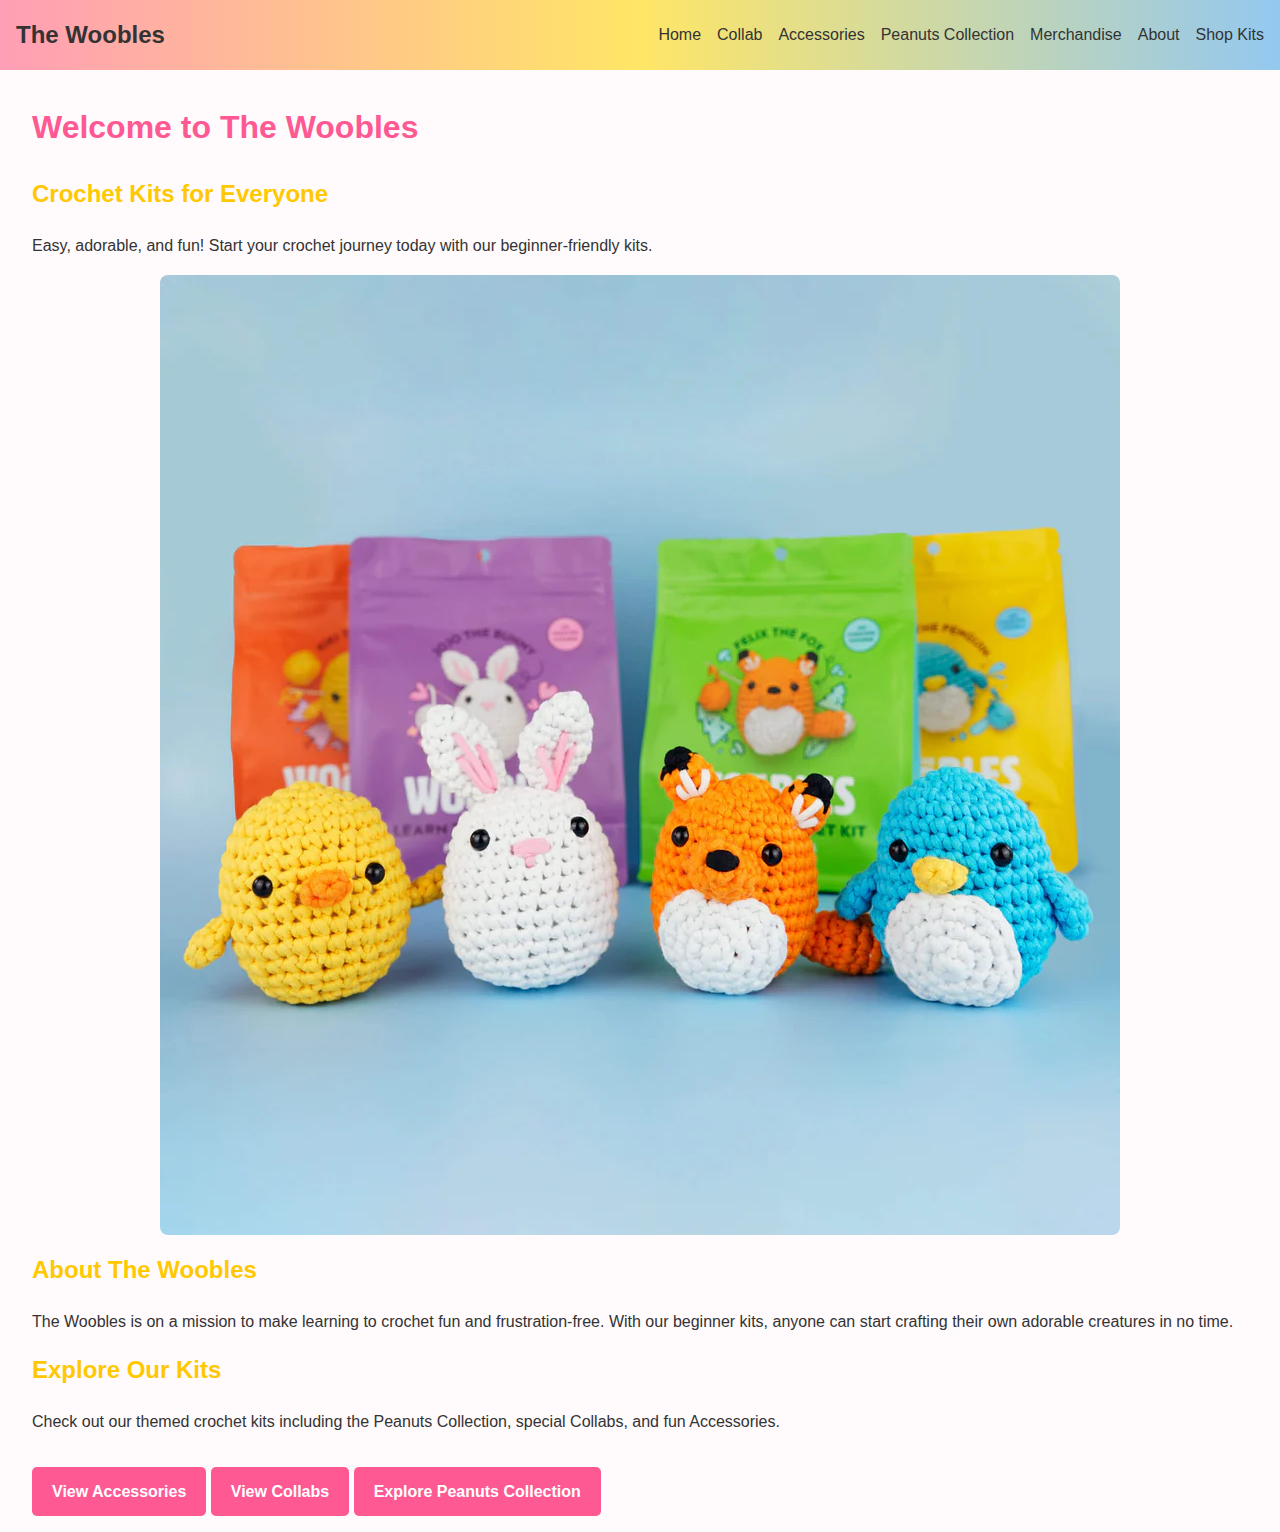
<file: index.html>
<!DOCTYPE html>
<html lang="en">
<head>
  <meta charset="UTF-8" />
  <meta name="viewport" content="width=device-width, initial-scale=1.0" />
  <meta name="description" content="The Woobles crochet kits for beginners. Discover fun kits including Peanuts, accessories, and collabs." />
  <title>Home | The Woobles</title>
  <link rel="stylesheet" href="style.css" />
  <!-- Google tag (gtag.js) -->
<script async src="https://www.googletagmanager.com/gtag/js?id=G-94SJKZVNWB"></script>
<script>
  window.dataLayer = window.dataLayer || [];
  function gtag(){dataLayer.push(arguments);}
  gtag('js', new Date());

  gtag('config', 'G-94SJKZVNWB');
</script>
</head>
<body>
  <header>
    <nav class="navbar">
      <div class="brand">The Woobles</div>
      <div class="nav-links">
        <a href="index.html">Home</a>
        <a href="collab.html">Collab</a>
        <a href="accessories.html">Accessories</a>
        <a href="peanuts.html">Peanuts Collection</a>
        <a href="merchandise.html">Merchandise</a>
      
        <a href="#about">About</a>
        <a href="#kits">Shop Kits</a>
      </div>
    </nav>
  </header>

  <main>
    <h1>Welcome to The Woobles</h1>
    <h2>Crochet Kits for Everyone</h2>
    <p>Easy, adorable, and fun! Start your crochet journey today with our beginner-friendly kits.</p>
    <img src="images/woobles-home.png" alt="The Woobles crochet kits main display" class="responsive-img">

    <section id="about">
      <h2>About The Woobles</h2>
      <p>The Woobles is on a mission to make learning to crochet fun and frustration-free. With our beginner kits, anyone can start crafting their own adorable creatures in no time.</p>
    </section>

   
    <section id="kits">
      <h2>Explore Our Kits</h2>
      <p>Check out our themed crochet kits including the Peanuts Collection, special Collabs, and fun Accessories.</p>
      <a href="accessories.html" class="button">View Accessories</a>
      <a href="collab.html" class="button">View Collabs</a>
      <a href="peanuts.html" class="button">Explore Peanuts Collection</a>
    </section>
  </main>


</body>
</html>
</file>
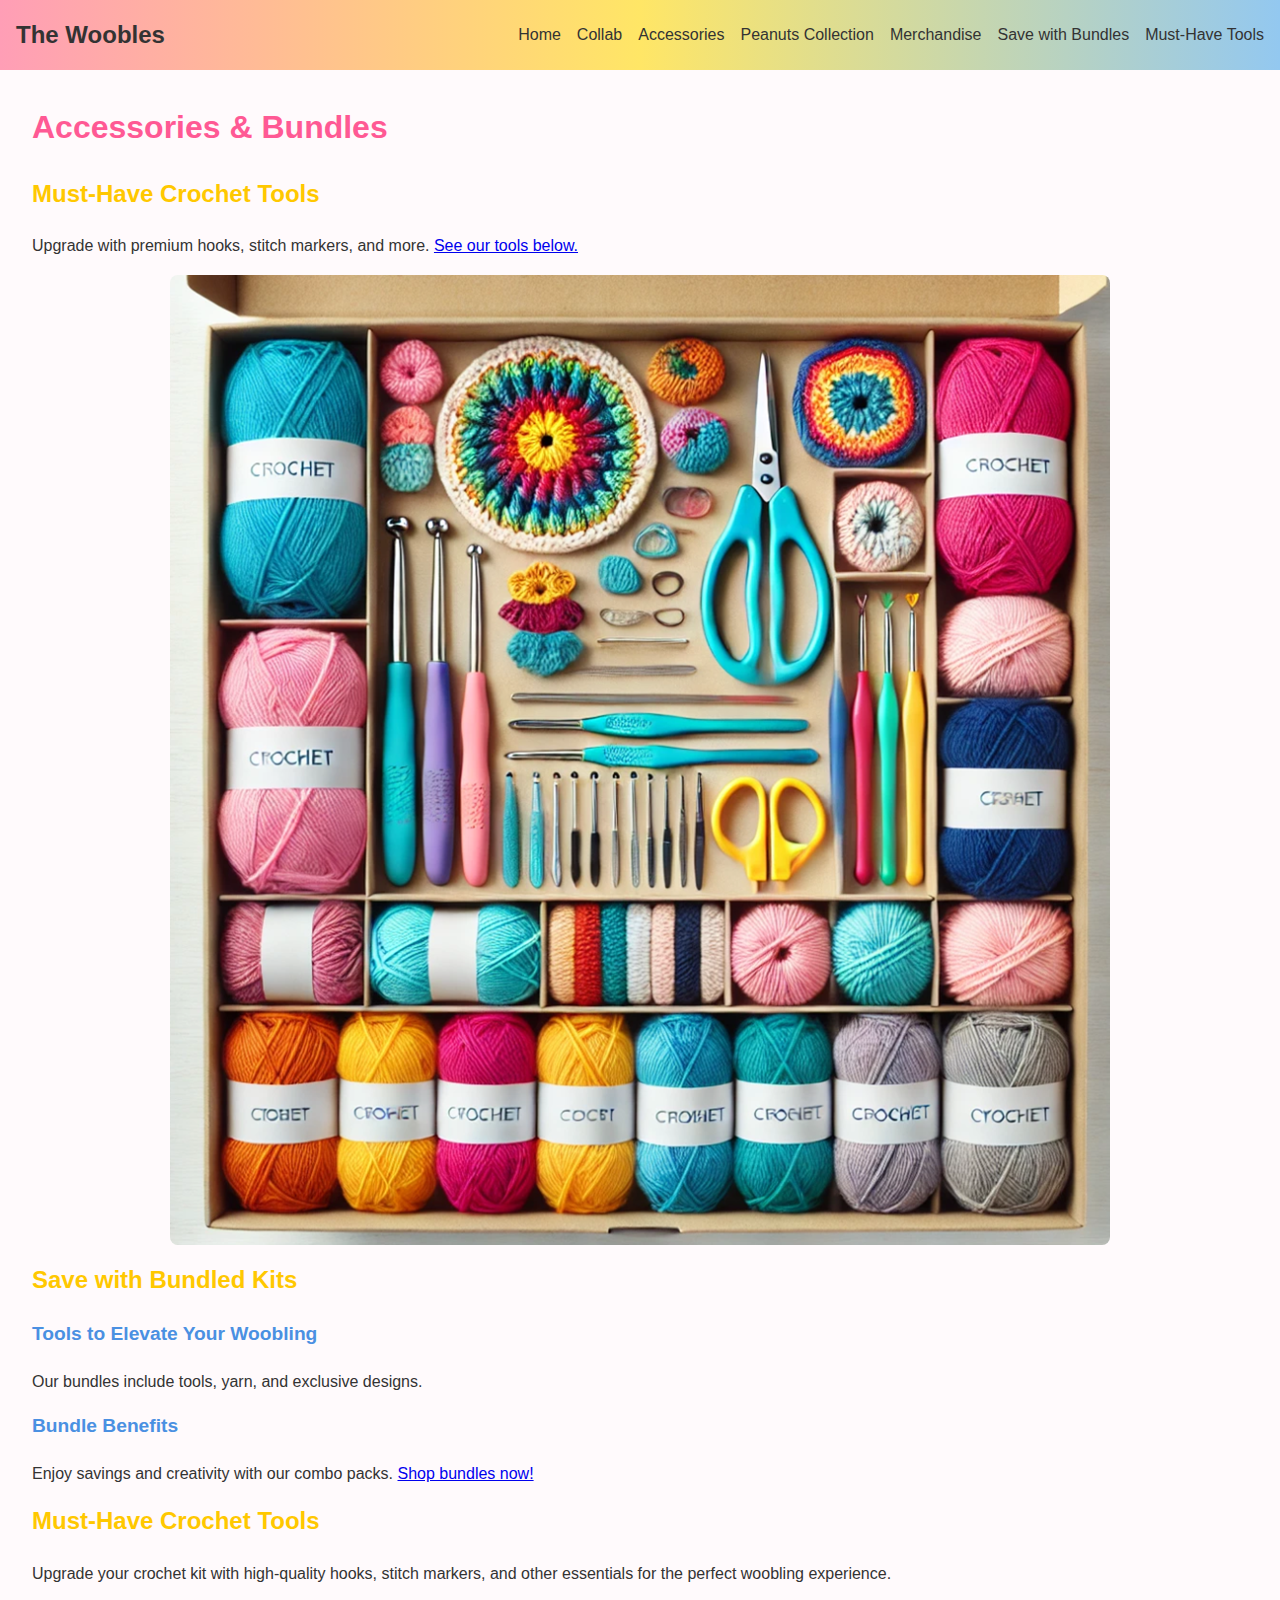
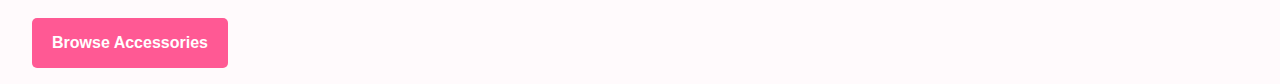
<file: accessories.html>
<!DOCTYPE html>
<html lang="en">
<head>
  <meta charset="UTF-8" />
  <meta name="viewport" content="width=device-width, initial-scale=1.0" />
  <meta name="description" content="Discover amigurumi accessories and money-saving bundles. Perfect crochet kits for beginners and pros.">
  <title>Crochet Accessories & Bundles | The Woobles</title>
  <link rel="stylesheet" href="style.css" />
  <!-- Google tag (gtag.js) -->
<script async src="https://www.googletagmanager.com/gtag/js?id=G-94SJKZVNWB"></script>
<script>
  window.dataLayer = window.dataLayer || [];
  function gtag(){dataLayer.push(arguments);}
  gtag('js', new Date());

  gtag('config', 'G-94SJKZVNWB');
</script>
</head>
<body>
    <header>
        <nav class="navbar">
          <div class="brand">The Woobles</div>
          <div class="nav-links">
            <a href="index.html">Home</a>
            <a href="collab.html">Collab</a>
            <a href="accessories.html">Accessories</a>
            <a href="peanuts.html">Peanuts Collection</a>
            <a href="merchandise.html">Merchandise</a>
       
            <a href="#save-bundles">Save with Bundles</a>
            <a href="#tools">Must-Have Tools</a>
          </div>
        </nav>
    </header>

  <main>
    <h1>Accessories & Bundles</h1>
    <h2>Must-Have Crochet Tools</h2>
    <p>Upgrade with premium hooks, stitch markers, and more. <a href="#tools">See our tools below.</a></p>
    <img src="images/hooks.png" alt="Crochet tool set for beginners from The Woobles" class="responsive-img">


    <section id="save-bundles">
      <h2>Save with Bundled Kits</h2>
      <h3>Tools to Elevate Your Woobling</h3>
      <p>Our bundles include tools, yarn, and exclusive designs.</p>

      <h3>Bundle Benefits</h3>
      <p>Enjoy savings and creativity with our combo packs. <a href="merchandise.html">Shop bundles now!</a></p>
    </section>

   
    <section id="tools">
      <h2>Must-Have Crochet Tools</h2>
      <p>Upgrade your crochet kit with high-quality hooks, stitch markers, and other essentials for the perfect woobling experience.</p>
      <a href="accessories.html" class="button">Browse Accessories</a>
    </section>
  </main>
</body>
</html>
</file>
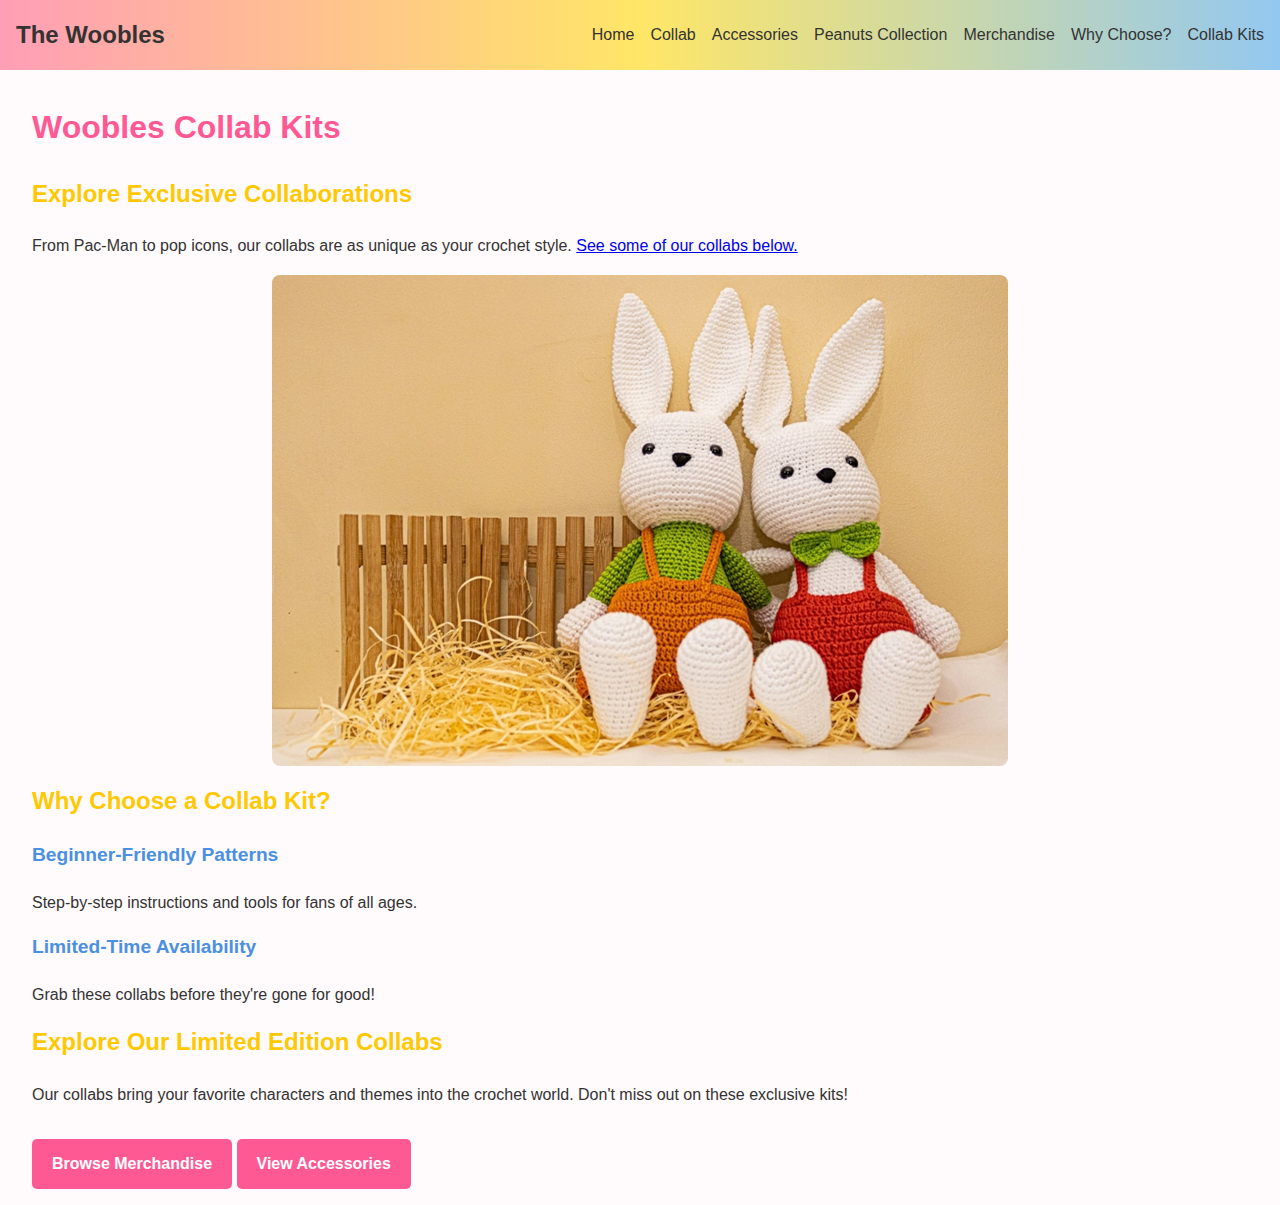
<file: collab.html>
<!DOCTYPE html>
<html lang="en">
<head>
  <meta charset="UTF-8" />
  <meta name="viewport" content="width=device-width, initial-scale=1.0" />
  <meta name="description" content="Explore exclusive Woobles crochet collabs with your favorite brands and characters. Beginner-friendly, limited edition kits.">
  <title>Limited Edition Crochet Collabs | The Woobles</title>
  <link rel="stylesheet" href="style.css" />
  <!-- Google tag (gtag.js) -->
<script async src="https://www.googletagmanager.com/gtag/js?id=G-94SJKZVNWB"></script>
<script>
  window.dataLayer = window.dataLayer || [];
  function gtag(){dataLayer.push(arguments);}
  gtag('js', new Date());

  gtag('config', 'G-94SJKZVNWB');
</script>
</head>
<body>
    <header>
        <nav class="navbar">
          <div class="brand">The Woobles</div>
          <div class="nav-links">
            <a href="index.html">Home</a>
            <a href="collab.html">Collab</a>
            <a href="accessories.html">Accessories</a>
            <a href="peanuts.html">Peanuts Collection</a>
            <a href="merchandise.html">Merchandise</a>
    
            <a href="#why-choose">Why Choose?</a>
            <a href="#collab-kits">Collab Kits</a>
          </div>
        </nav>
    </header>

  <main>
    <h1>Woobles Collab Kits</h1>
    <h2>Explore Exclusive Collaborations</h2>
    <p>From Pac-Man to pop icons, our collabs are as unique as your crochet style. <a href="#collab-kits">See some of our collabs below.</a></p>
    <img src="images/pacman-collab.png" alt="Pac-Man crochet kit by Woobles" class="responsive-img">

  
    <section id="why-choose">
      <h2>Why Choose a Collab Kit?</h2>
      <h3>Beginner-Friendly Patterns</h3>
      <p>Step-by-step instructions and tools for fans of all ages.</p>

      <h3>Limited-Time Availability</h3>
      <p>Grab these collabs before they're gone for good!</p>
    </section>

  
    <section id="collab-kits">
      <h2>Explore Our Limited Edition Collabs</h2>
      <p>Our collabs bring your favorite characters and themes into the crochet world. Don't miss out on these exclusive kits!</p>
      <a href="merchandise.html" class="button">Browse Merchandise</a>
      <a href="accessories.html" class="button">View Accessories</a>
    </section>
  </main>
</body>
</html>
</file>
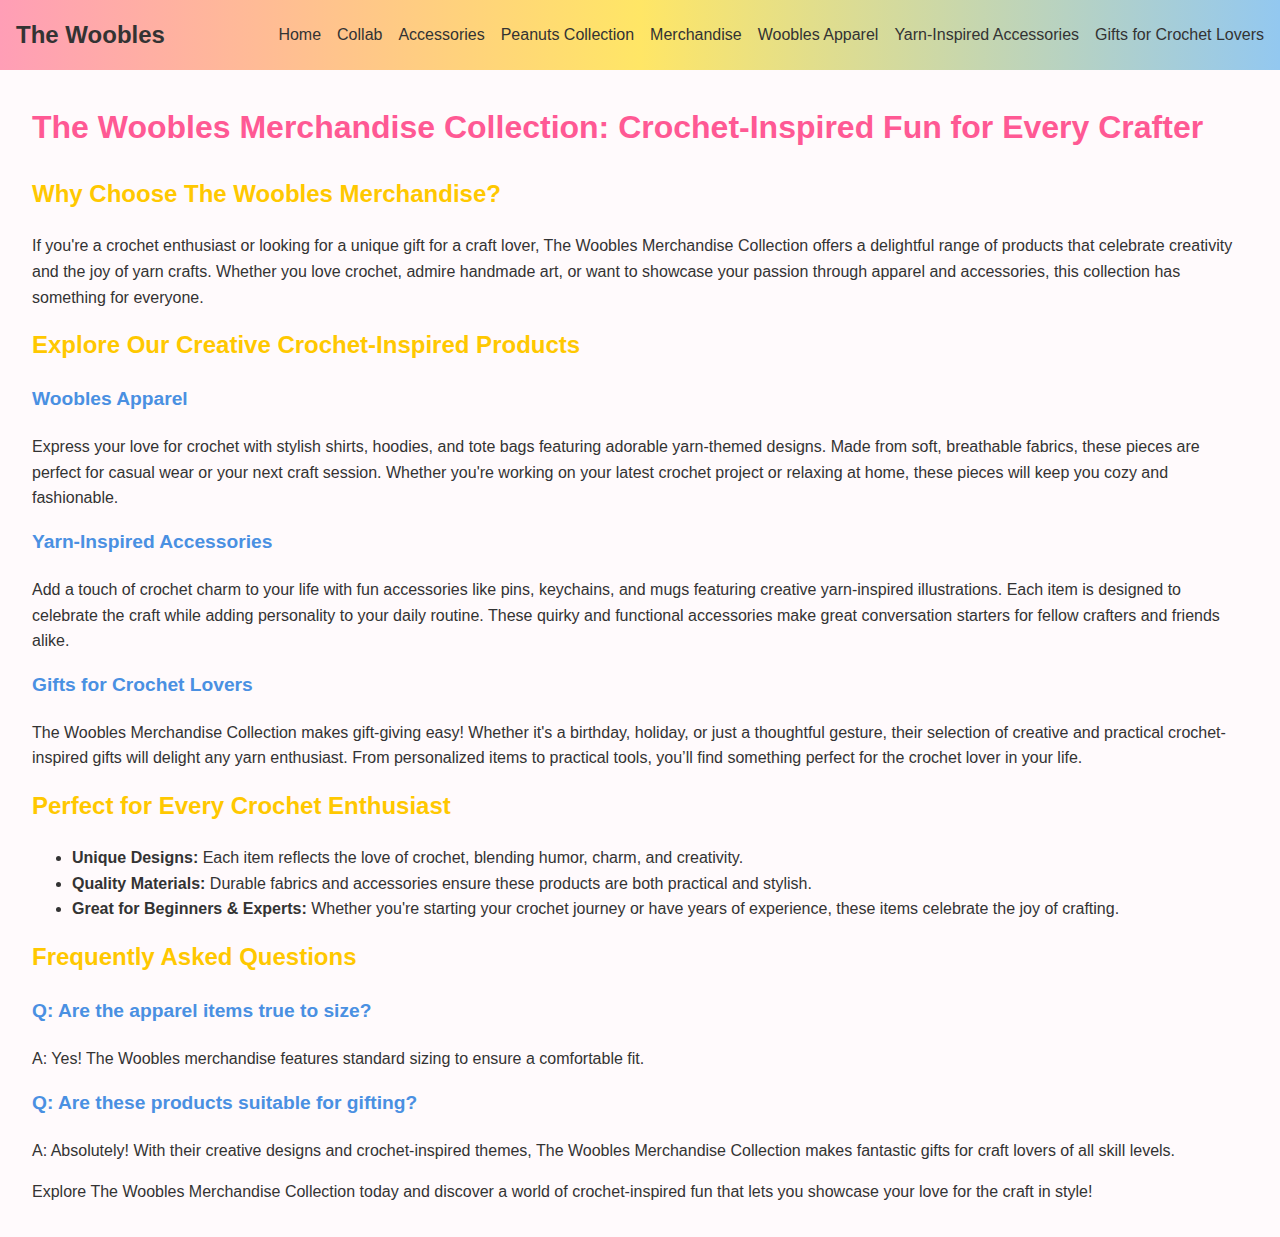
<file: merchandise.html>
<!DOCTYPE html>
<html lang="en">
<head>
  <meta charset="UTF-8" />
  <meta name="viewport" content="width=device-width, initial-scale=1.0" />
  <meta name="description" content="Explore The Woobles Merchandise Collection! Discover crochet-themed shirts, accessories, and gift ideas for crochet lovers. Perfect for crafters, DIY fans, and yarn enthusiasts. Shop now for creative merch!" />
  <title>The Woobles Merchandise Collection | Fun Crochet-Inspired Apparel & Accessories</title>
  <link rel="stylesheet" href="style.css">
  <!-- Google tag (gtag.js) -->
<script async src="https://www.googletagmanager.com/gtag/js?id=G-94SJKZVNWB"></script>
<script>
  window.dataLayer = window.dataLayer || [];
  function gtag(){dataLayer.push(arguments);}
  gtag('js', new Date());

  gtag('config', 'G-94SJKZVNWB');
</script>
</head>
<body>
  <header>
    <nav class="navbar">
      <div class="brand">The Woobles</div>
      <div class="nav-links">
        <a href="index.html">Home</a>
        <a href="collab.html">Collab</a>
        <a href="accessories.html">Accessories</a>
        <a href="peanuts.html">Peanuts Collection</a>
        <a href="merchandise.html">Merchandise</a>
       
        <a href="#woobles-apparel">Woobles Apparel</a>
        <a href="#yarn-accessories">Yarn-Inspired Accessories</a>
        <a href="#gifts">Gifts for Crochet Lovers</a>
      </div>
    </nav>
  </header>

  <main>
    <h1>The Woobles Merchandise Collection: Crochet-Inspired Fun for Every Crafter</h1>

    <h2>Why Choose The Woobles Merchandise?</h2>
    <p>If you're a crochet enthusiast or looking for a unique gift for a craft lover, The Woobles Merchandise Collection offers a delightful range of products that celebrate creativity and the joy of yarn crafts. Whether you love crochet, admire handmade art, or want to showcase your passion through apparel and accessories, this collection has something for everyone.</p>

    <h2>Explore Our Creative Crochet-Inspired Products</h2>
    

    <section id="woobles-apparel">
      <h3>Woobles Apparel</h3>
      <p>Express your love for crochet with stylish shirts, hoodies, and tote bags featuring adorable yarn-themed designs. Made from soft, breathable fabrics, these pieces are perfect for casual wear or your next craft session. Whether you're working on your latest crochet project or relaxing at home, these pieces will keep you cozy and fashionable.</p>
    </section>

  
    <section id="yarn-accessories">
      <h3>Yarn-Inspired Accessories</h3>
      <p>Add a touch of crochet charm to your life with fun accessories like pins, keychains, and mugs featuring creative yarn-inspired illustrations. Each item is designed to celebrate the craft while adding personality to your daily routine. These quirky and functional accessories make great conversation starters for fellow crafters and friends alike.</p>
    </section>


    <section id="gifts">
      <h3>Gifts for Crochet Lovers</h3>
      <p>The Woobles Merchandise Collection makes gift-giving easy! Whether it's a birthday, holiday, or just a thoughtful gesture, their selection of creative and practical crochet-inspired gifts will delight any yarn enthusiast. From personalized items to practical tools, you’ll find something perfect for the crochet lover in your life.</p>
    </section>

    <h2>Perfect for Every Crochet Enthusiast</h2>
    <ul>
      <li><strong>Unique Designs:</strong> Each item reflects the love of crochet, blending humor, charm, and creativity.</li>
      <li><strong>Quality Materials:</strong> Durable fabrics and accessories ensure these products are both practical and stylish.</li>
      <li><strong>Great for Beginners & Experts:</strong> Whether you're starting your crochet journey or have years of experience, these items celebrate the joy of crafting.</li>
    </ul>

    <h2>Frequently Asked Questions</h2>
    <h3>Q: Are the apparel items true to size?</h3>
    <p>A: Yes! The Woobles merchandise features standard sizing to ensure a comfortable fit.</p>

    <h3>Q: Are these products suitable for gifting?</h3>
    <p>A: Absolutely! With their creative designs and crochet-inspired themes, The Woobles Merchandise Collection makes fantastic gifts for craft lovers of all skill levels.</p>

    <p>Explore The Woobles Merchandise Collection today and discover a world of crochet-inspired fun that lets you showcase your love for the craft in style!</p>
  </main>

</body>
</html>
</file>
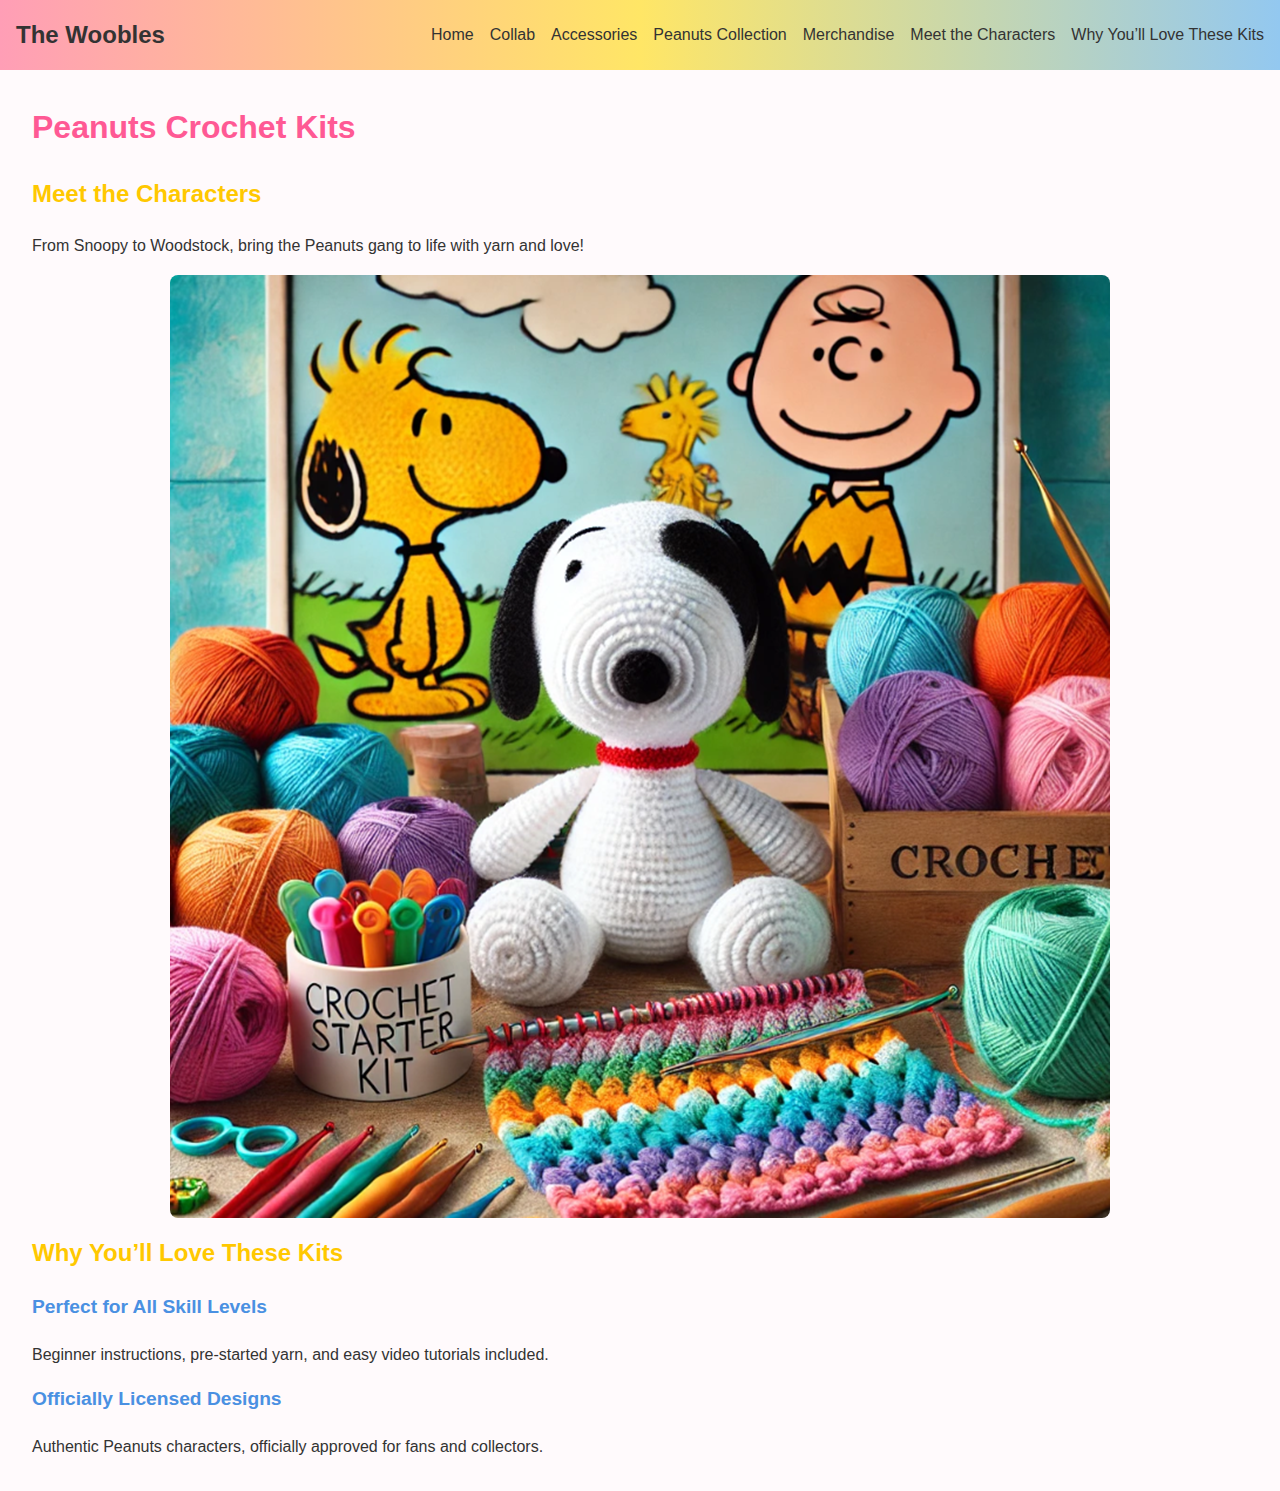
<file: peanuts.html>
<!DOCTYPE html>
<html lang="en">
<head>
  <meta charset="UTF-8" />
  <meta name="viewport" content="width=device-width, initial-scale=1.0" />
  <meta name="description" content="Crochet your favorite Peanuts characters like Snoopy and Woodstock with beginner-friendly kits from The Woobles." />
  <title>Peanuts Crochet Kits | The Woobles</title>
  <link rel="stylesheet" href="style.css" />
  <!-- Google tag (gtag.js) -->
<script async src="https://www.googletagmanager.com/gtag/js?id=G-94SJKZVNWB"></script>
<script>
  window.dataLayer = window.dataLayer || [];
  function gtag(){dataLayer.push(arguments);}
  gtag('js', new Date());

  gtag('config', 'G-94SJKZVNWB');
  
</script>
</head>
<body>
    <header>
        <nav class="navbar">
          <div class="brand">The Woobles</div>
          <div class="nav-links">
            <a href="index.html">Home</a>
            <a href="collab.html">Collab</a>
            <a href="accessories.html">Accessories</a>
            <a href="peanuts.html">Peanuts Collection</a>
            <a href="merchandise.html">Merchandise</a>
          
            <a href="#meet-characters">Meet the Characters</a>
            <a href="#why-love-kits">Why You’ll Love These Kits</a>
          </div>
        </nav>
      </header>

  <main>
    <h1>Peanuts Crochet Kits</h1>
    
 
    <section id="meet-characters">
      <h2>Meet the Characters</h2>
      <p>From Snoopy to Woodstock, bring the Peanuts gang to life with yarn and love!</p>
      <img src="images/snoopy-kit.png" alt="Snoopy crochet kit from The Woobles" class="responsive-img">
    </section>

   
    <section id="why-love-kits">
      <h2>Why You’ll Love These Kits</h2>
      <h3>Perfect for All Skill Levels</h3>
      <p>Beginner instructions, pre-started yarn, and easy video tutorials included.</p>

      <h3>Officially Licensed Designs</h3>
      <p>Authentic Peanuts characters, officially approved for fans and collectors.</p>
    </section>
  </main>
</body>
</html>
</file>
<file: style.css>
body {
    font-family: 'Segoe UI', sans-serif;
    line-height: 1.6;
    margin: 0;
    padding: 0;
    background-color: #fffafc;
    color: #333;
  }
  
  .navbar {
    display: flex;
    flex-wrap: wrap;
    justify-content: space-between;
    align-items: center;
    padding: 1rem;
    background: linear-gradient(90deg, #ff9eb6, #ffe666, #93c8f0);
  }
  
  .brand {
    font-size: 1.5rem;
    font-weight: bold;
    color: #333;
  }
  
  .nav-links {
    display: flex;
    gap: 1rem;
  }
  
  .nav-links a {
    text-decoration: none;
    color: #333;
    font-weight: 500;
  }
  
  .nav-links a:hover {
    text-decoration: underline;
  }
  
  main {
    padding: 1rem 2rem;
  }
  img {
    display: block;
    margin-left: auto;
    margin-right: auto;
  }
  .button {
    display: inline-block;
    padding: 0.75rem 1.25rem;
    background-color: #ff5994;
    color: white;
    font-size: 1rem;
    font-weight: bold;
    text-align: center;
    text-decoration: none;
    border-radius: 5px;
    margin-top: 1rem;
    transition: background-color 0.3s ease;
}

.button:hover {
    background-color: #d54b7c;
}
  
  h1 {
    font-size: 2rem;
    margin-top: 1rem;
    color: #ff5994;
  }
  
  h2 {
    font-size: 1.5rem;
    color: #ffc800;
    margin-top: 1rem;
  }
  
  h3 {
    font-size: 1.2rem;
    color: #4a90e2;
    margin-top: 1rem;
  }
  
  .responsive-img {
    max-width: 100%;
    height: auto;
    margin-top: 1rem;
    border-radius: 8px;
  }
  

  @media (max-width: 768px) {
    .navbar {
      flex-direction: column;
      align-items: flex-start;
    }
  
    .nav-links {
      flex-direction: column;
      width: 100%;
      margin-top: 0.5rem;
    }
  
    .nav-links a {
      margin: 0.3rem 0;
    }
  }
</file>
